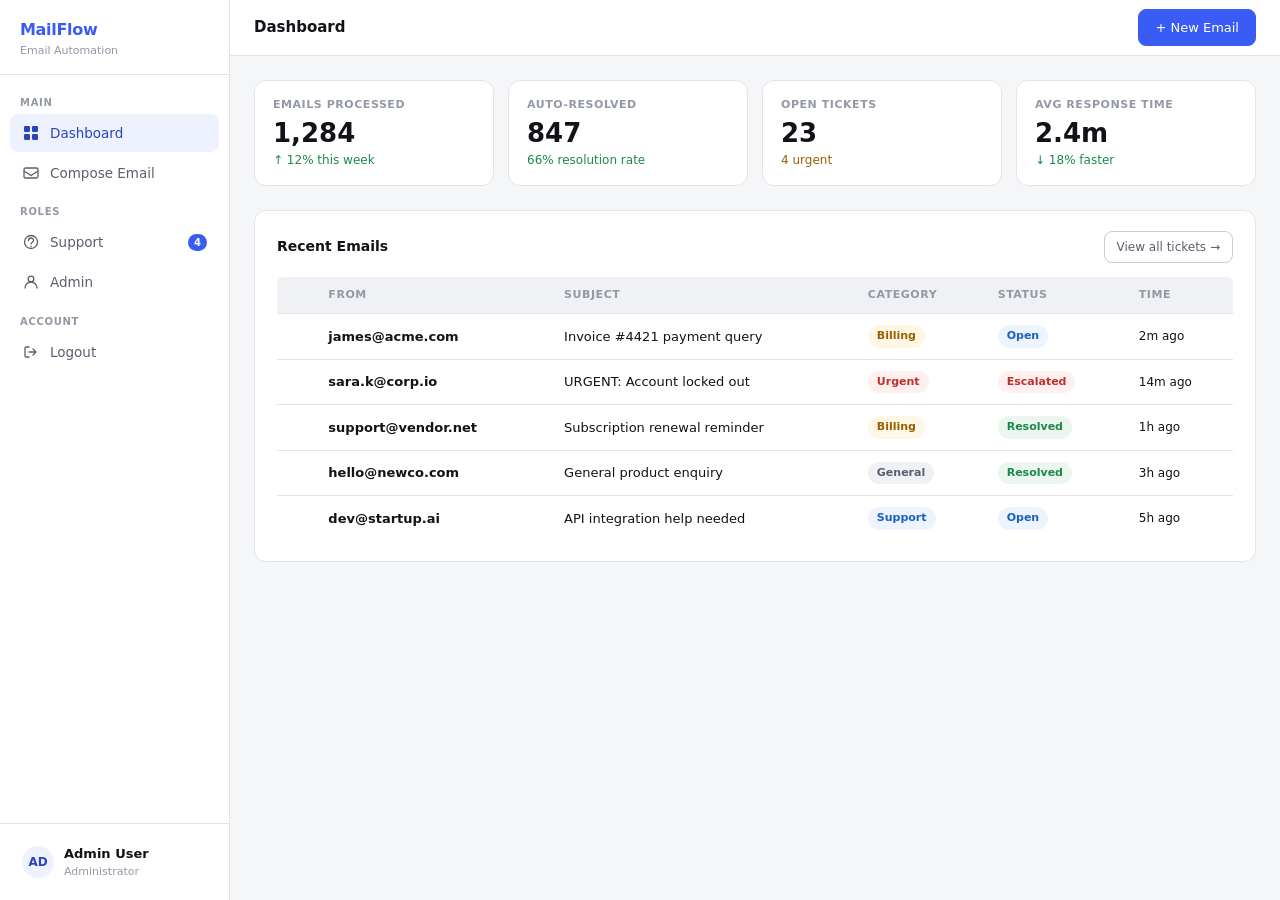
<file: templates/index.html>
<!DOCTYPE html>
<html lang="en">
<head>
  <meta charset="UTF-8">
  <meta name="viewport" content="width=device-width, initial-scale=1.0">
  <title>MailFlow — Dashboard</title>
  <link rel="stylesheet" href="../static/style.css">
</head>
<body>

<div class="app-layout">

  <!-- Sidebar -->
  <aside class="sidebar">
    <div class="sidebar-logo">
      <div class="logo-name">MailFlow</div>
      <div class="logo-sub">Email Automation</div>
    </div>

    <nav class="sidebar-nav">
      <div class="nav-section-label">Main</div>

      <a href="index.html" class="nav-link active">
        <span class="nav-icon">
          <svg width="16" height="16" viewBox="0 0 16 16" fill="none">
            <rect x="1" y="1" width="6" height="6" rx="1.2" fill="currentColor"/>
            <rect x="9" y="1" width="6" height="6" rx="1.2" fill="currentColor"/>
            <rect x="1" y="9" width="6" height="6" rx="1.2" fill="currentColor"/>
            <rect x="9" y="9" width="6" height="6" rx="1.2" fill="currentColor"/>
          </svg>
        </span>
        Dashboard
      </a>

      <a href="customer.html" class="nav-link">
        <span class="nav-icon">
          <svg width="16" height="16" viewBox="0 0 16 16" fill="none">
            <rect x="1" y="3" width="14" height="10" rx="1.5" stroke="currentColor" stroke-width="1.3"/>
            <path d="M1 6l7 4.5L15 6" stroke="currentColor" stroke-width="1.3"/>
          </svg>
        </span>
        Compose Email
      </a>

      <div class="nav-section-label">Roles</div>

      <a href="support.html" class="nav-link">
        <span class="nav-icon">
          <svg width="16" height="16" viewBox="0 0 16 16" fill="none">
            <circle cx="8" cy="8" r="6.5" stroke="currentColor" stroke-width="1.3"/>
            <path d="M5.5 6.5a2.5 2.5 0 015 0c0 2-2.5 2-2.5 3.5" stroke="currentColor" stroke-width="1.3" stroke-linecap="round"/>
            <circle cx="8" cy="12.5" r=".8" fill="currentColor"/>
          </svg>
        </span>
        Support
        <span class="badge">4</span>
      </a>

      <a href="admin.html" class="nav-link">
        <span class="nav-icon">
          <svg width="16" height="16" viewBox="0 0 16 16" fill="none">
            <circle cx="8" cy="5" r="2.8" stroke="currentColor" stroke-width="1.3"/>
            <path d="M2 14c0-3.31 2.686-6 6-6s6 2.69 6 6" stroke="currentColor" stroke-width="1.3" stroke-linecap="round"/>
          </svg>
        </span>
        Admin
      </a>

      <div class="nav-section-label">Account</div>

      <a href="login.html" class="nav-link">
        <span class="nav-icon">
          <svg width="16" height="16" viewBox="0 0 16 16" fill="none">
            <path d="M6 3H3a1 1 0 00-1 1v8a1 1 0 001 1h3M10 11l3-3-3-3M13 8H6" stroke="currentColor" stroke-width="1.3" stroke-linecap="round" stroke-linejoin="round"/>
          </svg>
        </span>
        Logout
      </a>
    </nav>

    <div class="sidebar-footer">
      <div class="user-card">
        <div class="user-avatar">AD</div>
        <div>
          <div class="user-name">Admin User</div>
          <div class="user-role">Administrator</div>
        </div>
      </div>
    </div>
  </aside>

  <!-- Main -->
  <div class="main-area">
    <header class="topbar">
      <div class="topbar-title">Dashboard</div>
      <div class="topbar-actions">
        <a href="customer.html" class="btn btn-primary">+ New Email</a>
      </div>
    </header>

    <main class="page-content">

      <!-- Stats -->
      <div class="stats-grid">
        <div class="stat-card">
          <div class="stat-label">Emails Processed</div>
          <div class="stat-value">1,284</div>
          <div class="stat-delta">↑ 12% this week</div>
        </div>
        <div class="stat-card">
          <div class="stat-label">Auto-Resolved</div>
          <div class="stat-value">847</div>
          <div class="stat-delta">66% resolution rate</div>
        </div>
        <div class="stat-card">
          <div class="stat-label">Open Tickets</div>
          <div class="stat-value">23</div>
          <div class="stat-delta warn">4 urgent</div>
        </div>
        <div class="stat-card">
          <div class="stat-label">Avg Response Time</div>
          <div class="stat-value">2.4m</div>
          <div class="stat-delta">↓ 18% faster</div>
        </div>
      </div>

      <!-- Recent emails -->
      <div class="card">
        <div class="section-header">
          <div class="section-title">Recent Emails</div>
          <a href="support.html" class="btn btn-secondary" style="font-size:12px;padding:6px 12px;">View all tickets →</a>
        </div>

        <table class="data-table">
          <thead>
            <tr>
              <th></th>
              <th>From</th>
              <th>Subject</th>
              <th>Category</th>
              <th>Status</th>
              <th>Time</th>
            </tr>
          </thead>
          <tbody>
            <tr>
              <td><span class="dot dot-blue"></span></td>
              <td class="font-semibold">james@acme.com</td>
              <td>Invoice #4421 payment query</td>
              <td><span class="tag tag-billing">Billing</span></td>
              <td><span class="tag tag-support">Open</span></td>
              <td class="text-muted text-sm">2m ago</td>
            </tr>
            <tr>
              <td><span class="dot dot-red"></span></td>
              <td class="font-semibold">sara.k@corp.io</td>
              <td>URGENT: Account locked out</td>
              <td><span class="tag tag-urgent">Urgent</span></td>
              <td><span class="tag tag-urgent">Escalated</span></td>
              <td class="text-muted text-sm">14m ago</td>
            </tr>
            <tr>
              <td><span class="dot dot-yellow"></span></td>
              <td class="font-semibold">support@vendor.net</td>
              <td>Subscription renewal reminder</td>
              <td><span class="tag tag-billing">Billing</span></td>
              <td><span class="tag tag-success">Resolved</span></td>
              <td class="text-muted text-sm">1h ago</td>
            </tr>
            <tr>
              <td><span class="dot dot-gray"></span></td>
              <td class="font-semibold">hello@newco.com</td>
              <td>General product enquiry</td>
              <td><span class="tag tag-general">General</span></td>
              <td><span class="tag tag-success">Resolved</span></td>
              <td class="text-muted text-sm">3h ago</td>
            </tr>
            <tr>
              <td><span class="dot dot-blue"></span></td>
              <td class="font-semibold">dev@startup.ai</td>
              <td>API integration help needed</td>
              <td><span class="tag tag-support">Support</span></td>
              <td><span class="tag tag-support">Open</span></td>
              <td class="text-muted text-sm">5h ago</td>
            </tr>
          </tbody>
        </table>
      </div>

    </main>
  </div>
</div>

</body>
</html>
</file>
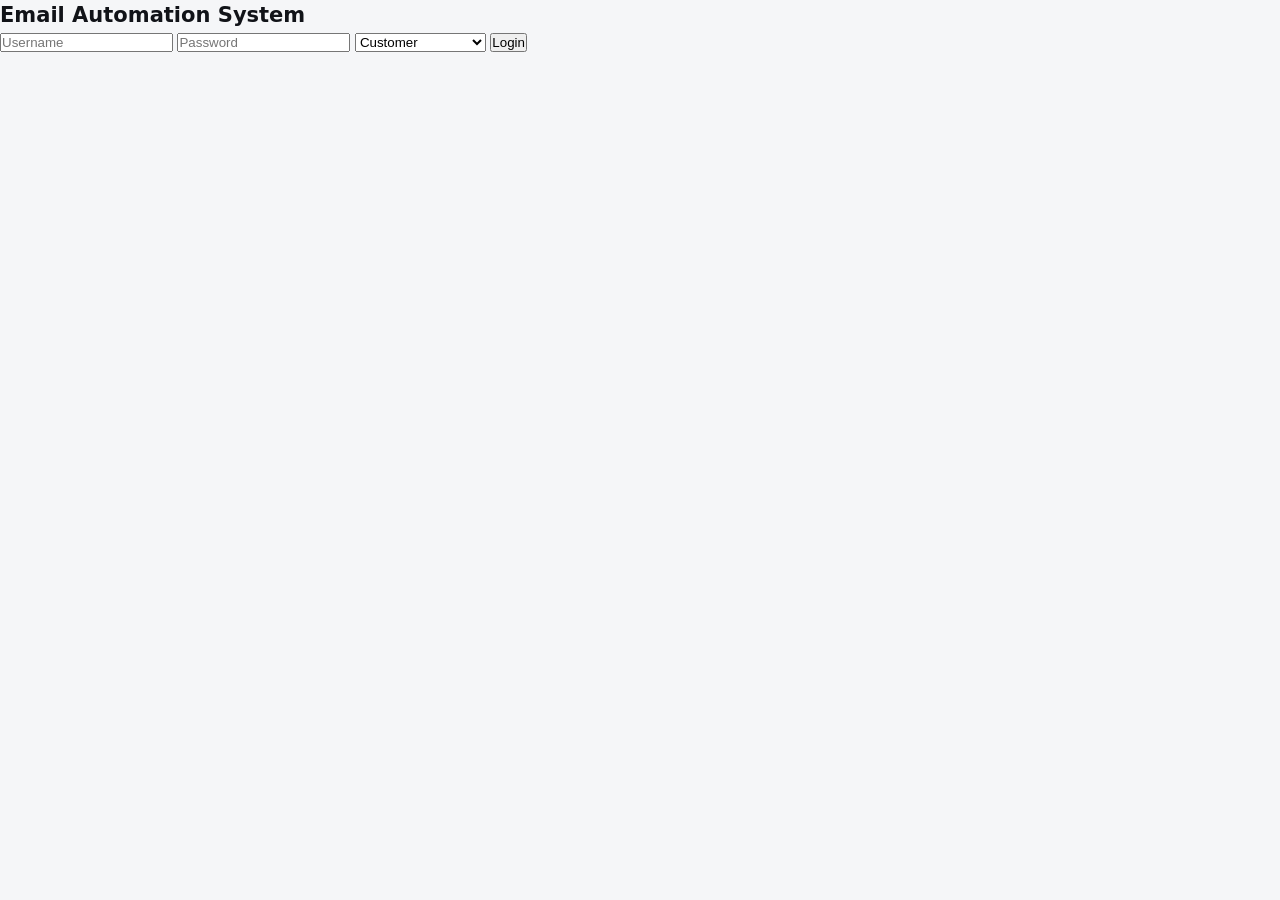
<file: login.html>
<!DOCTYPE html>
<html>
<head>
<title>Login</title>
<link rel="stylesheet" href="/static/style.css">
</head>

<body>

<div class="login-box">

<h2>Email Automation System</h2>

<form action="/login" method="POST">

<input type="text" name="username" placeholder="Username" required>

<input type="password" name="password" placeholder="Password" required>

<select name="role">
<option value="customer">Customer</option>
<option value="admin">Admin</option>
<option value="support">Support Executive</option>
</select>

<button type="submit">Login</button>

</form>

</div>

</body>
</html>
</file>
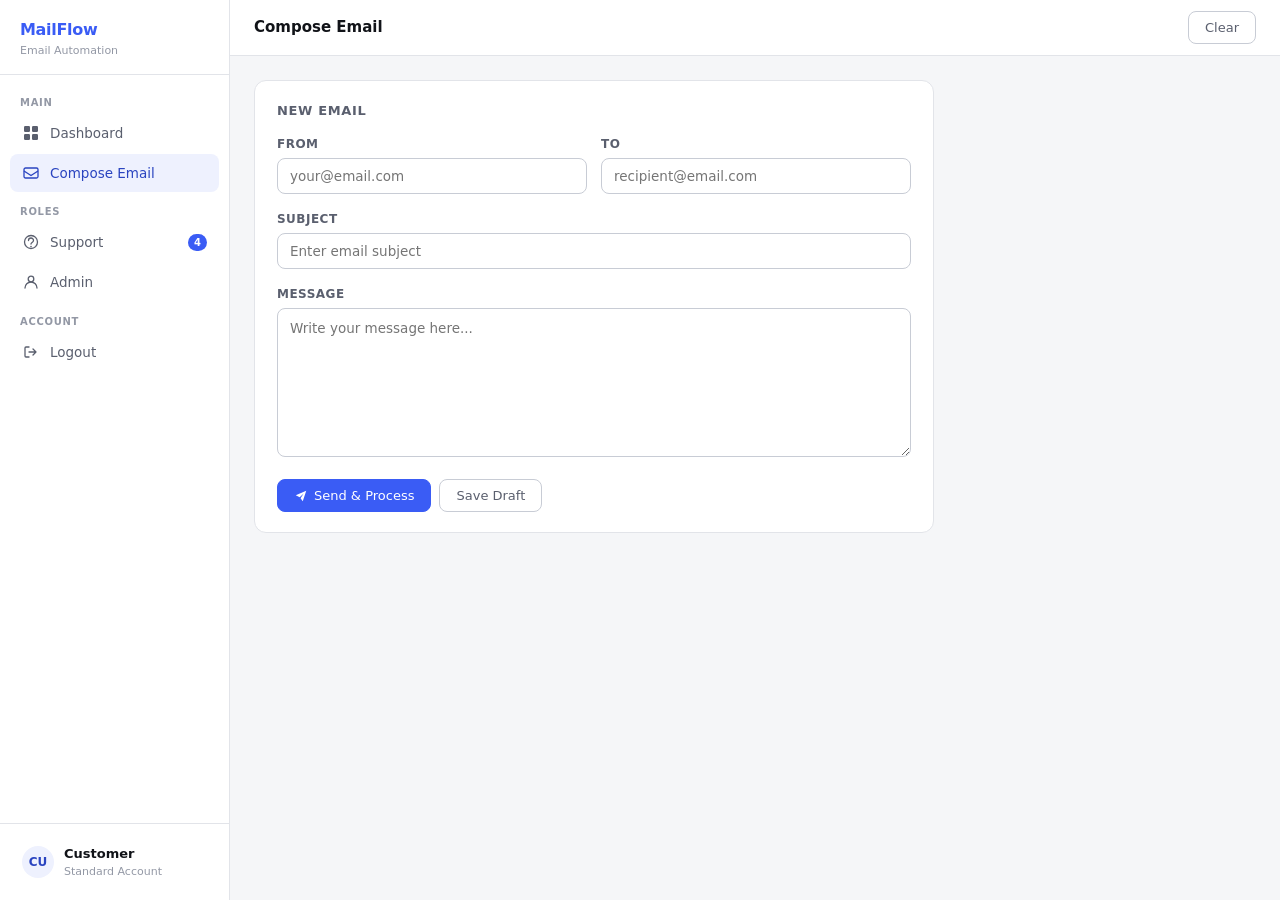
<file: templates/customer.html>
<!DOCTYPE html>
<html lang="en">
<head>
  <meta charset="UTF-8">
  <meta name="viewport" content="width=device-width, initial-scale=1.0">
  <title>MailFlow — Compose Email</title>
  <link rel="stylesheet" href="../static/style.css">
</head>
<body>

<div class="app-layout">

  <!-- Sidebar -->
  <aside class="sidebar">
    <div class="sidebar-logo">
      <div class="logo-name">MailFlow</div>
      <div class="logo-sub">Email Automation</div>
    </div>

    <nav class="sidebar-nav">
      <div class="nav-section-label">Main</div>

      <a href="index.html" class="nav-link">
        <span class="nav-icon">
          <svg width="16" height="16" viewBox="0 0 16 16" fill="none">
            <rect x="1" y="1" width="6" height="6" rx="1.2" fill="currentColor"/>
            <rect x="9" y="1" width="6" height="6" rx="1.2" fill="currentColor"/>
            <rect x="1" y="9" width="6" height="6" rx="1.2" fill="currentColor"/>
            <rect x="9" y="9" width="6" height="6" rx="1.2" fill="currentColor"/>
          </svg>
        </span>
        Dashboard
      </a>

      <a href="customer.html" class="nav-link active">
        <span class="nav-icon">
          <svg width="16" height="16" viewBox="0 0 16 16" fill="none">
            <rect x="1" y="3" width="14" height="10" rx="1.5" stroke="currentColor" stroke-width="1.3"/>
            <path d="M1 6l7 4.5L15 6" stroke="currentColor" stroke-width="1.3"/>
          </svg>
        </span>
        Compose Email
      </a>

      <div class="nav-section-label">Roles</div>

      <a href="support.html" class="nav-link">
        <span class="nav-icon">
          <svg width="16" height="16" viewBox="0 0 16 16" fill="none">
            <circle cx="8" cy="8" r="6.5" stroke="currentColor" stroke-width="1.3"/>
            <path d="M5.5 6.5a2.5 2.5 0 015 0c0 2-2.5 2-2.5 3.5" stroke="currentColor" stroke-width="1.3" stroke-linecap="round"/>
            <circle cx="8" cy="12.5" r=".8" fill="currentColor"/>
          </svg>
        </span>
        Support
        <span class="badge">4</span>
      </a>

      <a href="admin.html" class="nav-link">
        <span class="nav-icon">
          <svg width="16" height="16" viewBox="0 0 16 16" fill="none">
            <circle cx="8" cy="5" r="2.8" stroke="currentColor" stroke-width="1.3"/>
            <path d="M2 14c0-3.31 2.686-6 6-6s6 2.69 6 6" stroke="currentColor" stroke-width="1.3" stroke-linecap="round"/>
          </svg>
        </span>
        Admin
      </a>

      <div class="nav-section-label">Account</div>

      <a href="login.html" class="nav-link">
        <span class="nav-icon">
          <svg width="16" height="16" viewBox="0 0 16 16" fill="none">
            <path d="M6 3H3a1 1 0 00-1 1v8a1 1 0 001 1h3M10 11l3-3-3-3M13 8H6" stroke="currentColor" stroke-width="1.3" stroke-linecap="round" stroke-linejoin="round"/>
          </svg>
        </span>
        Logout
      </a>
    </nav>

    <div class="sidebar-footer">
      <div class="user-card">
        <div class="user-avatar">CU</div>
        <div>
          <div class="user-name">Customer</div>
          <div class="user-role">Standard Account</div>
        </div>
      </div>
    </div>
  </aside>

  <!-- Main -->
  <div class="main-area">
    <header class="topbar">
      <div class="topbar-title">Compose Email</div>
      <div class="topbar-actions">
        <button class="btn btn-secondary" onclick="clearForm()">Clear</button>
      </div>
    </header>

    <main class="page-content">
      <div style="max-width: 680px;">

        <div class="card">
          <div class="card-title">New Email</div>

          <div class="form-row">
            <div class="form-group">
              <label for="sender">From</label>
              <input type="email" id="sender" placeholder="your@email.com">
            </div>
            <div class="form-group">
              <label for="recipient">To</label>
              <input type="email" id="recipient" placeholder="recipient@email.com">
            </div>
          </div>

          <div class="form-group">
            <label for="subject">Subject</label>
            <input type="text" id="subject" placeholder="Enter email subject">
          </div>

          <div class="form-group">
            <label for="body">Message</label>
            <textarea id="body" rows="6" placeholder="Write your message here..."></textarea>
          </div>

          <div class="flex gap-8">
            <button class="btn btn-primary" onclick="sendEmail()">
              <svg width="14" height="14" viewBox="0 0 16 16" fill="none">
                <path d="M14 2L2 7l4.5 2.5L11 5l-3.5 5.5L10 14l4-12z" fill="currentColor"/>
              </svg>
              Send &amp; Process
            </button>
            <button class="btn btn-secondary" onclick="saveDraft()">Save Draft</button>
          </div>

          <!-- Loading state -->
          <div class="alert alert-info" id="loading-msg">
            <div class="alert-label">Processing</div>
            <div class="alert-text">Sending your email and generating AI response…</div>
          </div>

          <!-- Success result -->
          <div class="alert alert-success" id="result-box">
            <div class="alert-label">Email sent — AI response generated</div>
            <div style="margin-top:8px;">
              <span style="font-size:11px;font-weight:600;color:var(--text-secondary);text-transform:uppercase;letter-spacing:.04em;">Category</span>
              <div id="result-category" class="alert-text" style="margin-top:3px;"></div>
            </div>
            <div style="margin-top:10px;">
              <span style="font-size:11px;font-weight:600;color:var(--text-secondary);text-transform:uppercase;letter-spacing:.04em;">Auto Reply</span>
              <div id="result-reply" class="alert-text" style="margin-top:3px;"></div>
            </div>
          </div>

          <!-- Error state -->
          <div class="alert alert-danger" id="error-box">
            <div class="alert-label">Something went wrong</div>
            <div class="alert-text" id="error-text">Unable to process your email. Please try again.</div>
          </div>

        </div>

      </div>
    </main>
  </div>
</div>

<script>
  function showAlert(id) {
    ['loading-msg', 'result-box', 'error-box'].forEach(i => {
      document.getElementById(i).classList.remove('show');
    });
    if (id) document.getElementById(id).classList.add('show');
  }

  function sendEmail() {
    const subject = document.getElementById('subject').value.trim();
    const body    = document.getElementById('body').value.trim();
    const sender  = document.getElementById('sender').value.trim();

    if (!subject || !body) {
      showAlert('error-box');
      document.getElementById('error-text').textContent = 'Subject and message are required.';
      return;
    }

    showAlert('loading-msg');

    fetch('/process', {
      method: 'POST',
      headers: { 'Content-Type': 'application/json' },
      body: JSON.stringify({ sender, subject, body })
    })
    .then(res => {
      if (!res.ok) throw new Error('Server error: ' + res.status);
      return res.json();
    })
    .then(data => {
      // Use textContent (not innerHTML) to prevent XSS
      document.getElementById('result-category').textContent = data.category || 'General';
      document.getElementById('result-reply').textContent    = data.reply    || 'No reply generated.';
      showAlert('result-box');
    })
    .catch(err => {
      console.error('sendEmail error:', err);
      document.getElementById('error-text').textContent = 'Failed to reach the server. Check your connection and try again.';
      showAlert('error-box');
    });
  }

  function clearForm() {
    ['sender', 'recipient', 'subject', 'body'].forEach(id => {
      document.getElementById(id).value = '';
    });
    showAlert(null);
  }

  function saveDraft() {
    alert('Draft saved! (wire this up to your backend)');
  }
</script>

</body>
</html>
</file>
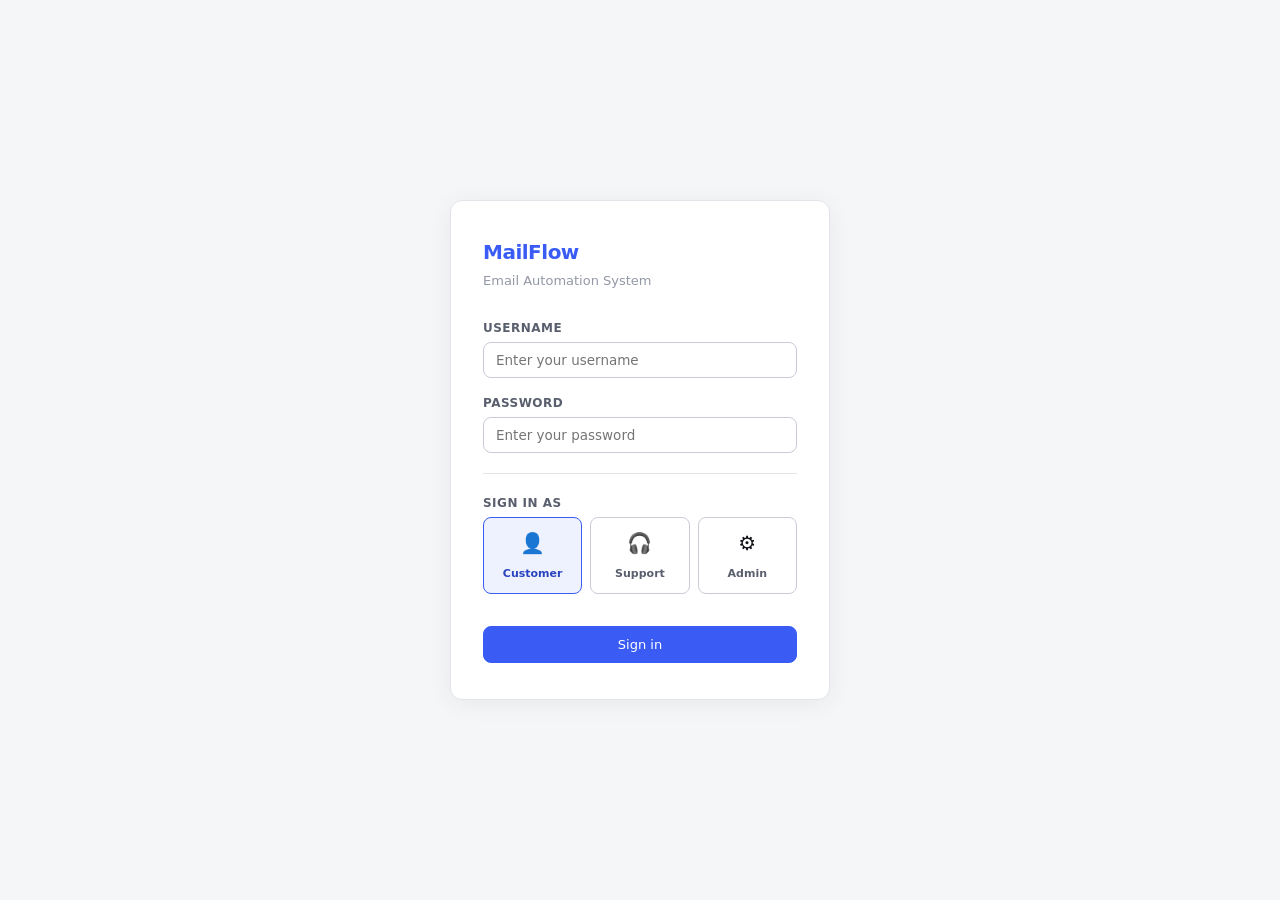
<file: templates/login.html>
<!DOCTYPE html>
<html lang="en">
<head>
  <meta charset="UTF-8">
  <meta name="viewport" content="width=device-width, initial-scale=1.0">
  <title>MailFlow — Login</title>
  <link rel="stylesheet" href="../static/style.css">
</head>
<body>

<div class="login-page">
  <div class="login-card">

    <div class="login-logo">MailFlow</div>
    <div class="login-tagline">Email Automation System</div>

    <form action="/login" method="POST" id="login-form">

      <div class="form-group">
        <label for="username">Username</label>
        <input type="text" id="username" name="username" placeholder="Enter your username" required autocomplete="username">
      </div>

      <div class="form-group">
        <label for="password">Password</label>
        <input type="password" id="password" name="password" placeholder="Enter your password" required autocomplete="current-password">
      </div>

      <hr class="divider">

      <div class="form-group">
        <label>Sign in as</label>
        <div class="role-grid">
          <div class="role-option selected" data-role="customer" onclick="selectRole(this)">
            <span class="role-icon">👤</span>
            <span class="role-label">Customer</span>
          </div>
          <div class="role-option" data-role="support" onclick="selectRole(this)">
            <span class="role-icon">🎧</span>
            <span class="role-label">Support</span>
          </div>
          <div class="role-option" data-role="admin" onclick="selectRole(this)">
            <span class="role-icon">⚙️</span>
            <span class="role-label">Admin</span>
          </div>
        </div>
        <input type="hidden" name="role" id="role-input" value="customer">
      </div>

      <button type="submit" class="btn btn-primary btn-full mt-16">Sign in</button>

    </form>

    <div class="alert alert-danger mt-8" id="error-msg">
      <div class="alert-label">Login failed</div>
      <div class="alert-text" id="error-text">Invalid username or password.</div>
    </div>

  </div>
</div>

<script>
  function selectRole(el) {
    document.querySelectorAll('.role-option').forEach(r => r.classList.remove('selected'));
    el.classList.add('selected');
    document.getElementById('role-input').value = el.dataset.role;
  }

  // Show error if URL has ?error=1
  const params = new URLSearchParams(window.location.search);
  if (params.get('error')) {
    const msg = document.getElementById('error-msg');
    msg.classList.add('show');
    document.getElementById('error-text').textContent =
      params.get('error') === 'unauthorized'
        ? 'You do not have permission to access that page.'
        : 'Invalid username or password. Please try again.';
  }
</script>

</body>
</html>
</file>
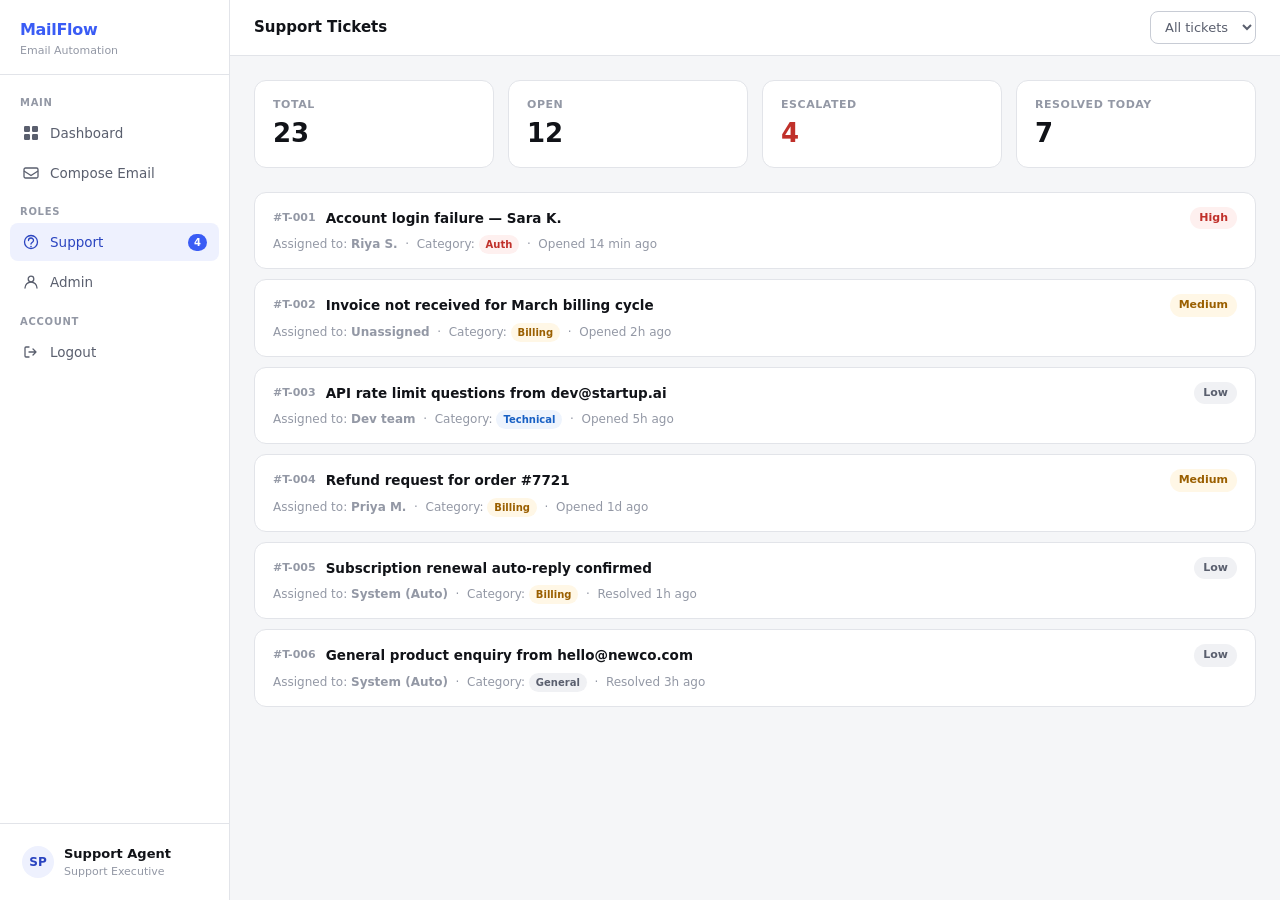
<file: templates/support.html>
<!DOCTYPE html>
<html lang="en">
<head>
  <meta charset="UTF-8">
  <meta name="viewport" content="width=device-width, initial-scale=1.0">
  <title>MailFlow — Support Tickets</title>
  <link rel="stylesheet" href="../static/style.css">
</head>
<body>

<div class="app-layout">

  <!-- Sidebar -->
  <aside class="sidebar">
    <div class="sidebar-logo">
      <div class="logo-name">MailFlow</div>
      <div class="logo-sub">Email Automation</div>
    </div>

    <nav class="sidebar-nav">
      <div class="nav-section-label">Main</div>

      <a href="/index.html" class="nav-link">
        <span class="nav-icon">
          <svg width="16" height="16" viewBox="0 0 16 16" fill="none">
            <rect x="1" y="1" width="6" height="6" rx="1.2" fill="currentColor"/>
            <rect x="9" y="1" width="6" height="6" rx="1.2" fill="currentColor"/>
            <rect x="1" y="9" width="6" height="6" rx="1.2" fill="currentColor"/>
            <rect x="9" y="9" width="6" height="6" rx="1.2" fill="currentColor"/>
          </svg>
        </span>
        Dashboard
      </a>

      <a href="/customer.html" class="nav-link">
        <span class="nav-icon">
          <svg width="16" height="16" viewBox="0 0 16 16" fill="none">
            <rect x="1" y="3" width="14" height="10" rx="1.5" stroke="currentColor" stroke-width="1.3"/>
            <path d="M1 6l7 4.5L15 6" stroke="currentColor" stroke-width="1.3"/>
          </svg>
        </span>
        Compose Email
      </a>

      <div class="nav-section-label">Roles</div>

      <a href="/support.html" class="nav-link active">
        <span class="nav-icon">
          <svg width="16" height="16" viewBox="0 0 16 16" fill="none">
            <circle cx="8" cy="8" r="6.5" stroke="currentColor" stroke-width="1.3"/>
            <path d="M5.5 6.5a2.5 2.5 0 015 0c0 2-2.5 2-2.5 3.5" stroke="currentColor" stroke-width="1.3" stroke-linecap="round"/>
            <circle cx="8" cy="12.5" r=".8" fill="currentColor"/>
          </svg>
        </span>
        Support
        <span class="badge">4</span>
      </a>

      <a href="/admin.html" class="nav-link">
        <span class="nav-icon">
          <svg width="16" height="16" viewBox="0 0 16 16" fill="none">
            <circle cx="8" cy="5" r="2.8" stroke="currentColor" stroke-width="1.3"/>
            <path d="M2 14c0-3.31 2.686-6 6-6s6 2.69 6 6" stroke="currentColor" stroke-width="1.3" stroke-linecap="round"/>
          </svg>
        </span>
        Admin
      </a>

      <div class="nav-section-label">Account</div>

      <a href="/login.html" class="nav-link">
        <span class="nav-icon">
          <svg width="16" height="16" viewBox="0 0 16 16" fill="none">
            <path d="M6 3H3a1 1 0 00-1 1v8a1 1 0 001 1h3M10 11l3-3-3-3M13 8H6" stroke="currentColor" stroke-width="1.3" stroke-linecap="round" stroke-linejoin="round"/>
          </svg>
        </span>
        Logout
      </a>
    </nav>

    <div class="sidebar-footer">
      <div class="user-card">
        <div class="user-avatar">SP</div>
        <div>
          <div class="user-name">Support Agent</div>
          <div class="user-role">Support Executive</div>
        </div>
      </div>
    </div>
  </aside>

  <!-- Main -->
  <div class="main-area">
    <header class="topbar">
      <div class="topbar-title">Support Tickets</div>
      <div class="topbar-actions">
        <select id="filter-status" class="btn btn-secondary" onchange="filterTickets()" style="padding:7px 10px;cursor:pointer;">
          <option value="all">All tickets</option>
          <option value="open">Open</option>
          <option value="escalated">Escalated</option>
          <option value="resolved">Resolved</option>
        </select>
      </div>
    </header>

    <main class="page-content">

      <div class="stats-grid" style="grid-template-columns:repeat(4,1fr);">
        <div class="stat-card">
          <div class="stat-label">Total</div>
          <div class="stat-value">23</div>
        </div>
        <div class="stat-card">
          <div class="stat-label">Open</div>
          <div class="stat-value">12</div>
        </div>
        <div class="stat-card">
          <div class="stat-label">Escalated</div>
          <div class="stat-value" style="color:var(--danger);">4</div>
        </div>
        <div class="stat-card">
          <div class="stat-label">Resolved today</div>
          <div class="stat-value">7</div>
        </div>
      </div>

      <div id="ticket-list">

        <div class="ticket-row" data-status="escalated">
          <div class="ticket-header">
            <span class="ticket-id">#T-001</span>
            <span class="ticket-title">Account login failure — Sara K.</span>
            <span class="priority-high">High</span>
          </div>
          <div class="ticket-meta">
            Assigned to: <strong>Riya S.</strong> &nbsp;·&nbsp;
            Category: <span class="tag tag-urgent" style="font-size:10px;padding:2px 7px;">Auth</span> &nbsp;·&nbsp;
            Opened 14 min ago
          </div>
        </div>

        <div class="ticket-row" data-status="open">
          <div class="ticket-header">
            <span class="ticket-id">#T-002</span>
            <span class="ticket-title">Invoice not received for March billing cycle</span>
            <span class="priority-medium">Medium</span>
          </div>
          <div class="ticket-meta">
            Assigned to: <strong>Unassigned</strong> &nbsp;·&nbsp;
            Category: <span class="tag tag-billing" style="font-size:10px;padding:2px 7px;">Billing</span> &nbsp;·&nbsp;
            Opened 2h ago
          </div>
        </div>

        <div class="ticket-row" data-status="open">
          <div class="ticket-header">
            <span class="ticket-id">#T-003</span>
            <span class="ticket-title">API rate limit questions from dev@startup.ai</span>
            <span class="priority-low">Low</span>
          </div>
          <div class="ticket-meta">
            Assigned to: <strong>Dev team</strong> &nbsp;·&nbsp;
            Category: <span class="tag tag-support" style="font-size:10px;padding:2px 7px;">Technical</span> &nbsp;·&nbsp;
            Opened 5h ago
          </div>
        </div>

        <div class="ticket-row" data-status="open">
          <div class="ticket-header">
            <span class="ticket-id">#T-004</span>
            <span class="ticket-title">Refund request for order #7721</span>
            <span class="priority-medium">Medium</span>
          </div>
          <div class="ticket-meta">
            Assigned to: <strong>Priya M.</strong> &nbsp;·&nbsp;
            Category: <span class="tag tag-billing" style="font-size:10px;padding:2px 7px;">Billing</span> &nbsp;·&nbsp;
            Opened 1d ago
          </div>
        </div>

        <div class="ticket-row" data-status="resolved">
          <div class="ticket-header">
            <span class="ticket-id">#T-005</span>
            <span class="ticket-title">Subscription renewal auto-reply confirmed</span>
            <span class="priority-low">Low</span>
          </div>
          <div class="ticket-meta">
            Assigned to: <strong>System (Auto)</strong> &nbsp;·&nbsp;
            Category: <span class="tag tag-billing" style="font-size:10px;padding:2px 7px;">Billing</span> &nbsp;·&nbsp;
            Resolved 1h ago
          </div>
        </div>

        <div class="ticket-row" data-status="resolved">
          <div class="ticket-header">
            <span class="ticket-id">#T-006</span>
            <span class="ticket-title">General product enquiry from hello@newco.com</span>
            <span class="priority-low">Low</span>
          </div>
          <div class="ticket-meta">
            Assigned to: <strong>System (Auto)</strong> &nbsp;·&nbsp;
            Category: <span class="tag tag-general" style="font-size:10px;padding:2px 7px;">General</span> &nbsp;·&nbsp;
            Resolved 3h ago
          </div>
        </div>

      </div>
    </main>
  </div>
</div>

<script>
  function filterTickets() {
    const val = document.getElementById('filter-status').value;
    document.querySelectorAll('.ticket-row').forEach(row => {
      const status = row.dataset.status;
      row.style.display = (val === 'all' || status === val) ? 'block' : 'none';
    });
  }
</script>

</body>
</html>
</file>
<file: static/style.css>
/* MailFlow — shared stylesheet */

*, *::before, *::after {
  box-sizing: border-box;
  margin: 0;
  padding: 0;
}

:root {
  --bg: #f5f6f8;
  --surface: #ffffff;
  --surface-2: #f0f1f4;
  --border: #e2e4e9;
  --border-strong: #c8ccd5;
  --text-primary: #111318;
  --text-secondary: #5a5f6e;
  --text-tertiary: #9398a5;
  --accent: #3a5cf5;
  --accent-hover: #2948e0;
  --accent-light: #eef1fe;
  --accent-text: #2a44c0;
  --success: #1a8a4a;
  --success-bg: #eaf6ee;
  --warning: #9a5f00;
  --warning-bg: #fff7e6;
  --danger: #c0302a;
  --danger-bg: #fef0ef;
  --info: #1860c4;
  --info-bg: #eef4fd;
  --radius-sm: 6px;
  --radius-md: 8px;
  --radius-lg: 12px;
  --sidebar-w: 230px;
  --topbar-h: 56px;
  --font: 'Segoe UI', system-ui, -apple-system, sans-serif;
}

body {
  font-family: var(--font);
  background: var(--bg);
  color: var(--text-primary);
  font-size: 14px;
  line-height: 1.5;
  min-height: 100vh;
}

/* ── Layout ── */
.app-layout {
  display: flex;
  min-height: 100vh;
}

/* ── Sidebar ── */
.sidebar {
  width: var(--sidebar-w);
  background: var(--surface);
  border-right: 1px solid var(--border);
  display: flex;
  flex-direction: column;
  position: fixed;
  top: 0;
  left: 0;
  height: 100vh;
  z-index: 100;
}

.sidebar-logo {
  padding: 18px 20px 14px;
  border-bottom: 1px solid var(--border);
}

.sidebar-logo .logo-name {
  font-size: 16px;
  font-weight: 700;
  color: var(--accent);
  letter-spacing: -0.3px;
}

.sidebar-logo .logo-sub {
  font-size: 11px;
  color: var(--text-tertiary);
  margin-top: 1px;
}

.sidebar-nav {
  flex: 1;
  padding: 10px 10px;
  overflow-y: auto;
}

.nav-section-label {
  font-size: 10px;
  font-weight: 600;
  color: var(--text-tertiary);
  text-transform: uppercase;
  letter-spacing: 0.07em;
  padding: 10px 10px 4px;
}

.nav-link {
  display: flex;
  align-items: center;
  gap: 10px;
  padding: 9px 12px;
  border-radius: var(--radius-md);
  color: var(--text-secondary);
  text-decoration: none;
  font-size: 13.5px;
  font-weight: 500;
  transition: background 0.15s, color 0.15s;
  margin-bottom: 2px;
  position: relative;
}

.nav-link:hover {
  background: var(--surface-2);
  color: var(--text-primary);
}

.nav-link.active {
  background: var(--accent-light);
  color: var(--accent-text);
}

.nav-link .nav-icon {
  width: 18px;
  height: 18px;
  display: flex;
  align-items: center;
  justify-content: center;
  flex-shrink: 0;
}

.nav-link .badge {
  margin-left: auto;
  background: var(--accent);
  color: #fff;
  font-size: 10px;
  font-weight: 600;
  padding: 1px 6px;
  border-radius: 20px;
  min-width: 18px;
  text-align: center;
}

.sidebar-footer {
  padding: 12px 14px;
  border-top: 1px solid var(--border);
}

.user-card {
  display: flex;
  align-items: center;
  gap: 10px;
  padding: 8px 8px;
  border-radius: var(--radius-md);
  cursor: pointer;
  transition: background 0.15s;
}

.user-card:hover {
  background: var(--surface-2);
}

.user-avatar {
  width: 32px;
  height: 32px;
  border-radius: 50%;
  background: var(--accent-light);
  color: var(--accent-text);
  font-size: 12px;
  font-weight: 700;
  display: flex;
  align-items: center;
  justify-content: center;
  flex-shrink: 0;
}

.user-name {
  font-size: 13px;
  font-weight: 600;
  color: var(--text-primary);
}

.user-role {
  font-size: 11px;
  color: var(--text-tertiary);
}

/* ── Main area ── */
.main-area {
  margin-left: var(--sidebar-w);
  flex: 1;
  display: flex;
  flex-direction: column;
  min-height: 100vh;
}

.topbar {
  height: var(--topbar-h);
  background: var(--surface);
  border-bottom: 1px solid var(--border);
  display: flex;
  align-items: center;
  justify-content: space-between;
  padding: 0 24px;
  position: sticky;
  top: 0;
  z-index: 50;
}

.topbar-title {
  font-size: 15px;
  font-weight: 600;
  color: var(--text-primary);
}

.topbar-actions {
  display: flex;
  align-items: center;
  gap: 8px;
}

.page-content {
  padding: 24px;
  flex: 1;
}

/* ── Buttons ── */
.btn {
  display: inline-flex;
  align-items: center;
  gap: 6px;
  padding: 8px 16px;
  border-radius: var(--radius-md);
  font-size: 13px;
  font-weight: 500;
  cursor: pointer;
  border: 1px solid transparent;
  transition: background 0.15s, border-color 0.15s, opacity 0.15s;
  text-decoration: none;
  white-space: nowrap;
  font-family: var(--font);
}

.btn-primary {
  background: var(--accent);
  color: #fff;
  border-color: var(--accent);
}

.btn-primary:hover {
  background: var(--accent-hover);
  border-color: var(--accent-hover);
}

.btn-secondary {
  background: var(--surface);
  color: var(--text-secondary);
  border-color: var(--border-strong);
}

.btn-secondary:hover {
  background: var(--surface-2);
  color: var(--text-primary);
}

.btn-danger {
  background: var(--danger-bg);
  color: var(--danger);
  border-color: transparent;
}

.btn-danger:hover {
  background: #f9dfde;
}

.btn-full {
  width: 100%;
  justify-content: center;
  padding: 10px 16px;
}

/* ── Form elements ── */
.form-group {
  margin-bottom: 16px;
}

.form-group label {
  display: block;
  font-size: 12px;
  font-weight: 600;
  color: var(--text-secondary);
  margin-bottom: 5px;
  text-transform: uppercase;
  letter-spacing: 0.04em;
}

.form-group input,
.form-group textarea,
.form-group select {
  width: 100%;
  padding: 9px 12px;
  border: 1px solid var(--border-strong);
  border-radius: var(--radius-md);
  font-size: 13.5px;
  color: var(--text-primary);
  background: var(--surface);
  font-family: var(--font);
  transition: border-color 0.15s, box-shadow 0.15s;
  outline: none;
}

.form-group input:focus,
.form-group textarea:focus,
.form-group select:focus {
  border-color: var(--accent);
  box-shadow: 0 0 0 3px rgba(58, 92, 245, 0.1);
}

.form-group textarea {
  resize: vertical;
  min-height: 110px;
  line-height: 1.6;
}

.form-row {
  display: grid;
  grid-template-columns: 1fr 1fr;
  gap: 14px;
}

/* ── Cards ── */
.card {
  background: var(--surface);
  border: 1px solid var(--border);
  border-radius: var(--radius-lg);
  padding: 20px 22px;
}

.card-title {
  font-size: 13px;
  font-weight: 600;
  color: var(--text-secondary);
  text-transform: uppercase;
  letter-spacing: 0.05em;
  margin-bottom: 14px;
}

/* ── Stats grid ── */
.stats-grid {
  display: grid;
  grid-template-columns: repeat(auto-fit, minmax(150px, 1fr));
  gap: 14px;
  margin-bottom: 24px;
}

.stat-card {
  background: var(--surface);
  border: 1px solid var(--border);
  border-radius: var(--radius-lg);
  padding: 16px 18px;
}

.stat-label {
  font-size: 11px;
  font-weight: 600;
  color: var(--text-tertiary);
  text-transform: uppercase;
  letter-spacing: 0.05em;
  margin-bottom: 6px;
}

.stat-value {
  font-size: 26px;
  font-weight: 700;
  color: var(--text-primary);
  line-height: 1;
  margin-bottom: 5px;
}

.stat-delta {
  font-size: 12px;
  color: var(--success);
}

.stat-delta.warn {
  color: var(--warning);
}

/* ── Table ── */
.data-table {
  width: 100%;
  border-collapse: collapse;
  font-size: 13px;
}

.data-table th {
  text-align: left;
  padding: 10px 14px;
  font-size: 11px;
  font-weight: 600;
  color: var(--text-tertiary);
  text-transform: uppercase;
  letter-spacing: 0.05em;
  border-bottom: 1px solid var(--border);
  background: var(--surface-2);
}

.data-table th:first-child { border-radius: var(--radius-sm) 0 0 0; }
.data-table th:last-child  { border-radius: 0 var(--radius-sm) 0 0; }

.data-table td {
  padding: 11px 14px;
  border-bottom: 1px solid var(--border);
  color: var(--text-primary);
  vertical-align: middle;
}

.data-table tr:last-child td {
  border-bottom: none;
}

.data-table tr:hover td {
  background: var(--surface-2);
}

/* ── Tags / Badges ── */
.tag {
  display: inline-flex;
  align-items: center;
  padding: 3px 9px;
  border-radius: 20px;
  font-size: 11px;
  font-weight: 600;
}

.tag-billing  { background: var(--warning-bg); color: var(--warning); }
.tag-support  { background: var(--info-bg);    color: var(--info); }
.tag-general  { background: var(--surface-2);  color: var(--text-secondary); }
.tag-urgent   { background: var(--danger-bg);  color: var(--danger); }
.tag-success  { background: var(--success-bg); color: var(--success); }
.tag-admin    { background: var(--accent-light); color: var(--accent-text); }

.priority-high   { background: var(--danger-bg);  color: var(--danger);   font-size: 11px; font-weight: 600; padding: 3px 9px; border-radius: 20px; }
.priority-medium { background: var(--warning-bg); color: var(--warning);  font-size: 11px; font-weight: 600; padding: 3px 9px; border-radius: 20px; }
.priority-low    { background: var(--surface-2);  color: var(--text-secondary); font-size: 11px; font-weight: 600; padding: 3px 9px; border-radius: 20px; }

/* ── Result / Alert boxes ── */
.alert {
  padding: 14px 16px;
  border-radius: var(--radius-md);
  margin-top: 16px;
  display: none;
}

.alert.show { display: block; }

.alert-success { background: var(--success-bg); border: 1px solid #b6e8c8; }
.alert-danger  { background: var(--danger-bg);  border: 1px solid #f5c0bc; }
.alert-info    { background: var(--info-bg);    border: 1px solid #bad5f5; }

.alert-label {
  font-size: 11px;
  font-weight: 700;
  text-transform: uppercase;
  letter-spacing: 0.05em;
  margin-bottom: 4px;
  color: var(--text-secondary);
}

.alert-text {
  font-size: 13.5px;
  color: var(--text-primary);
}

/* ── Login page ── */
.login-page {
  min-height: 100vh;
  background: var(--bg);
  display: flex;
  align-items: center;
  justify-content: center;
}

.login-card {
  width: 380px;
  background: var(--surface);
  border: 1px solid var(--border);
  border-radius: var(--radius-lg);
  padding: 36px 32px;
  box-shadow: 0 4px 24px rgba(0,0,0,0.06);
}

.login-logo {
  font-size: 20px;
  font-weight: 800;
  color: var(--accent);
  letter-spacing: -0.5px;
  margin-bottom: 4px;
}

.login-tagline {
  font-size: 13px;
  color: var(--text-tertiary);
  margin-bottom: 28px;
}

.role-grid {
  display: grid;
  grid-template-columns: repeat(3, 1fr);
  gap: 8px;
  margin-bottom: 0;
}

.role-option {
  border: 1px solid var(--border-strong);
  border-radius: var(--radius-md);
  padding: 10px 6px;
  text-align: center;
  cursor: pointer;
  transition: all 0.15s;
  background: var(--surface);
}

.role-option:hover {
  border-color: var(--accent);
  background: var(--accent-light);
}

.role-option.selected {
  border-color: var(--accent);
  background: var(--accent-light);
}

.role-option .role-icon {
  font-size: 20px;
  display: block;
  margin-bottom: 4px;
}

.role-option .role-label {
  font-size: 11px;
  font-weight: 600;
  color: var(--text-secondary);
}

.role-option.selected .role-label {
  color: var(--accent-text);
}

.divider {
  border: none;
  border-top: 1px solid var(--border);
  margin: 20px 0;
}

/* ── Ticket rows ── */
.ticket-row {
  background: var(--surface);
  border: 1px solid var(--border);
  border-radius: var(--radius-lg);
  padding: 14px 18px;
  margin-bottom: 10px;
  transition: border-color 0.15s, box-shadow 0.15s;
}

.ticket-row:hover {
  border-color: var(--border-strong);
  box-shadow: 0 2px 8px rgba(0,0,0,0.04);
}

.ticket-header {
  display: flex;
  align-items: center;
  gap: 10px;
  margin-bottom: 6px;
}

.ticket-id {
  font-size: 11px;
  font-weight: 600;
  color: var(--text-tertiary);
  flex-shrink: 0;
}

.ticket-title {
  font-size: 13.5px;
  font-weight: 600;
  color: var(--text-primary);
  flex: 1;
}

.ticket-meta {
  font-size: 12px;
  color: var(--text-tertiary);
}

/* ── Utility ── */
.section-header {
  display: flex;
  align-items: center;
  justify-content: space-between;
  margin-bottom: 14px;
}

.section-title {
  font-size: 14px;
  font-weight: 600;
  color: var(--text-primary);
}

.dot {
  width: 8px;
  height: 8px;
  border-radius: 50%;
  flex-shrink: 0;
}

.dot-blue   { background: var(--info); }
.dot-red    { background: var(--danger); }
.dot-green  { background: var(--success); }
.dot-gray   { background: var(--text-tertiary); }
.dot-yellow { background: #d48c00; }

.mt-4  { margin-top: 4px; }
.mt-8  { margin-top: 8px; }
.mt-16 { margin-top: 16px; }
.mt-24 { margin-top: 24px; }

.flex   { display: flex; }
.items-center { align-items: center; }
.gap-8  { gap: 8px; }
.gap-12 { gap: 12px; }

.text-sm      { font-size: 12px; }
.text-muted   { color: var(--text-tertiary); }
.font-semibold { font-weight: 600; }

/* ── Responsive ── */
@media (max-width: 768px) {
  .sidebar { transform: translateX(-100%); }
  .main-area { margin-left: 0; }
  .form-row { grid-template-columns: 1fr; }
  .stats-grid { grid-template-columns: 1fr 1fr; }
}
</file>
